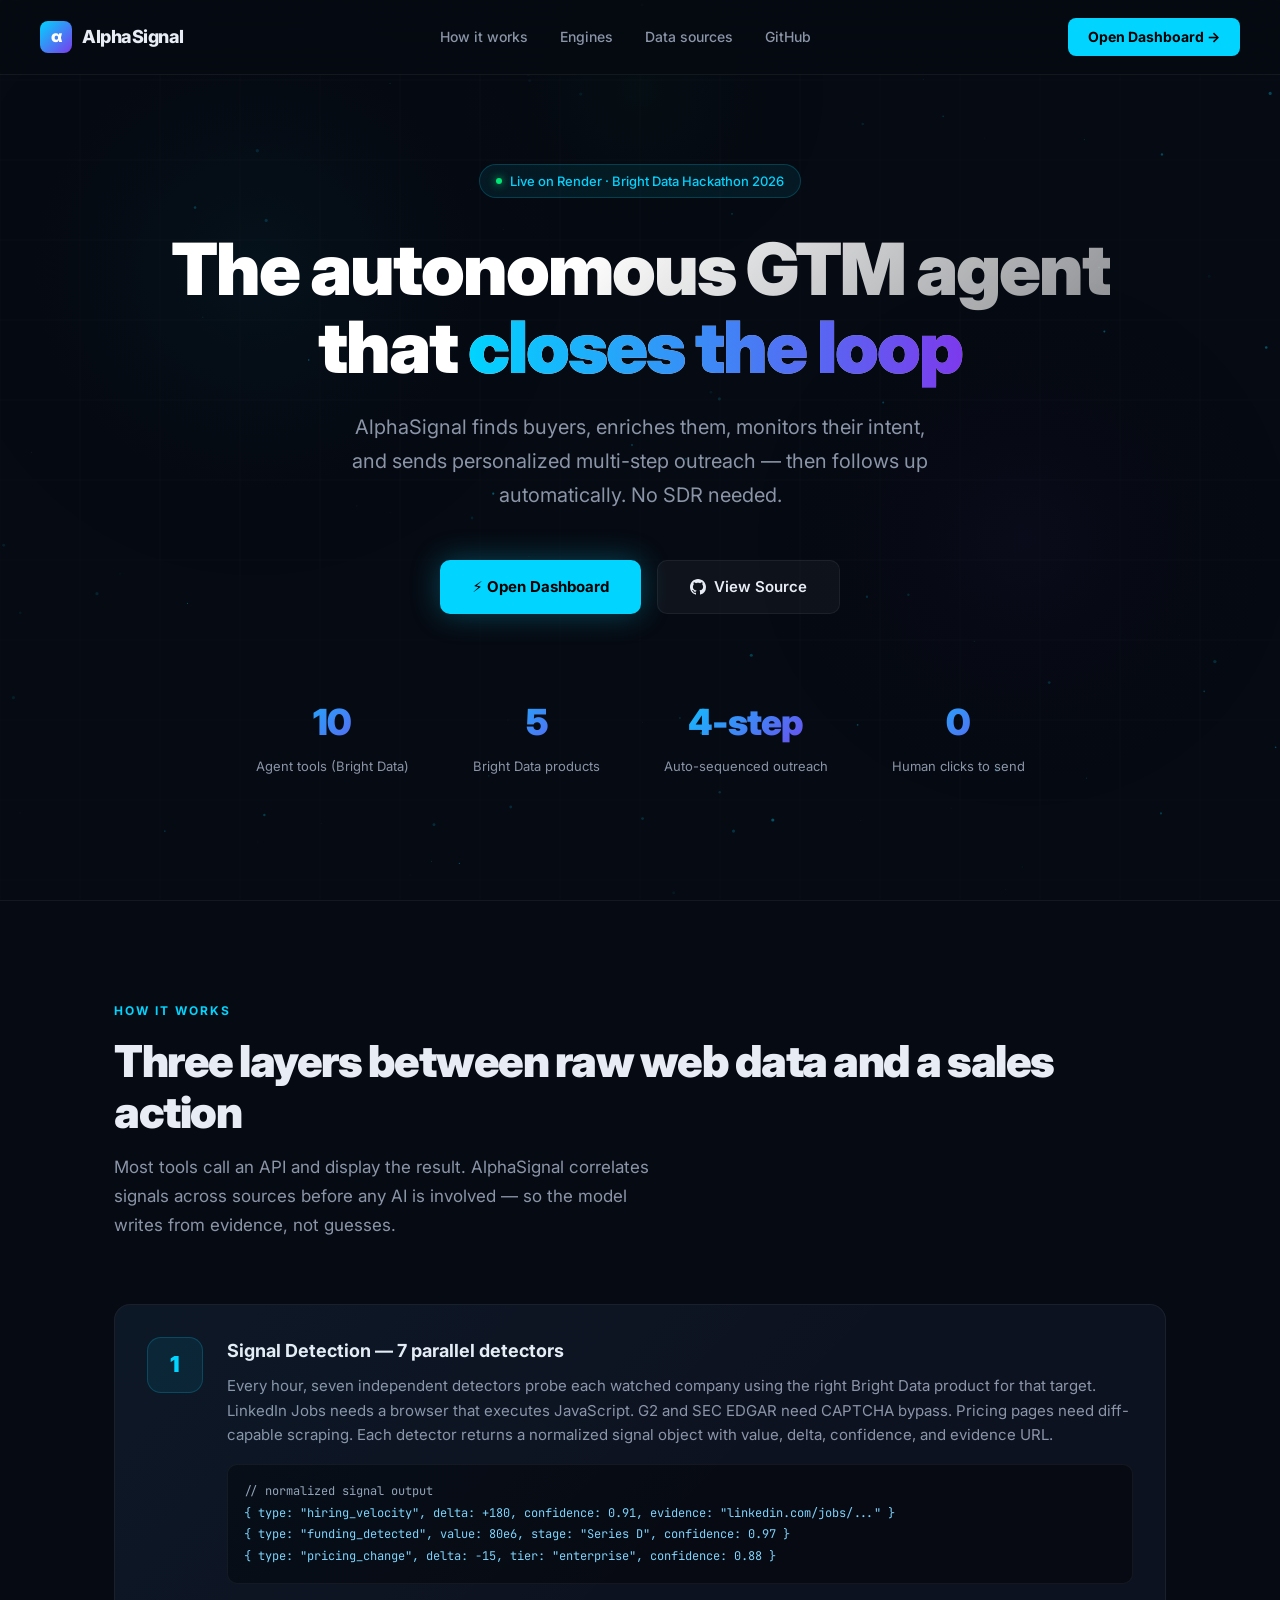
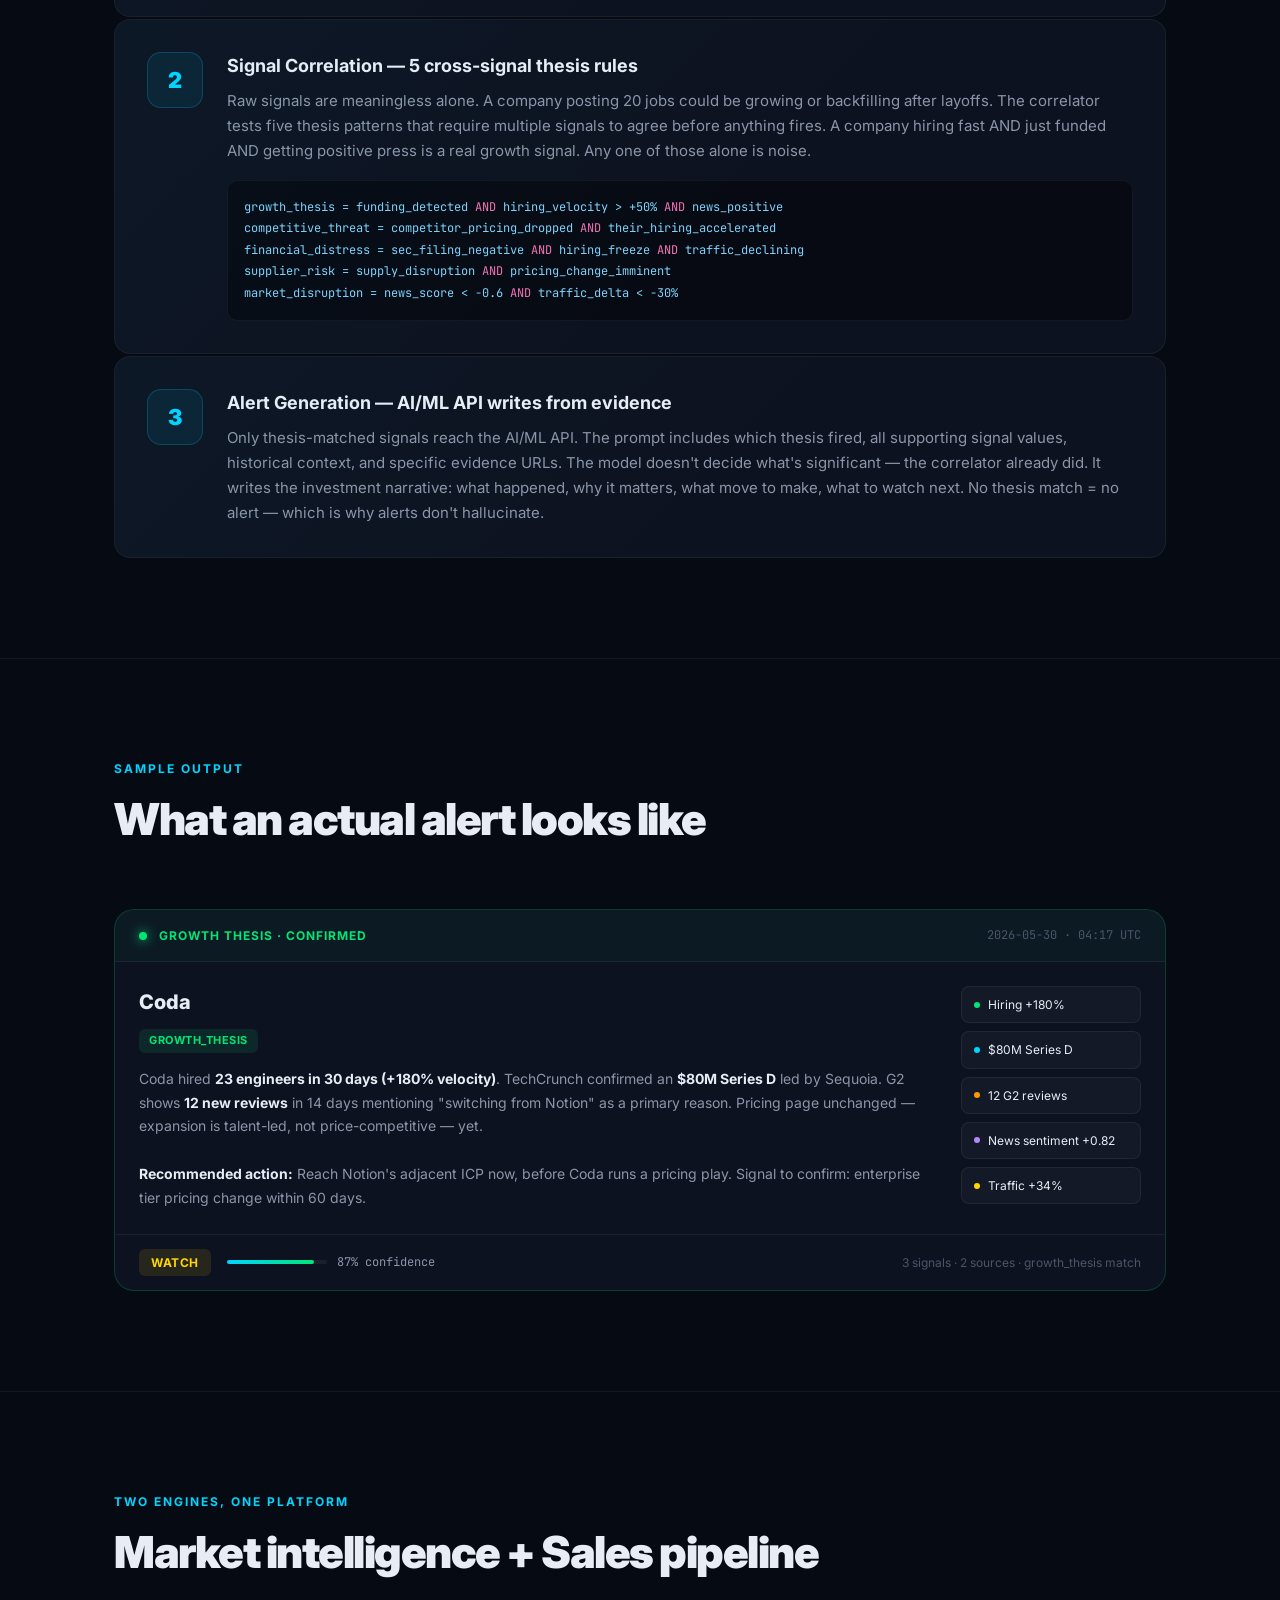
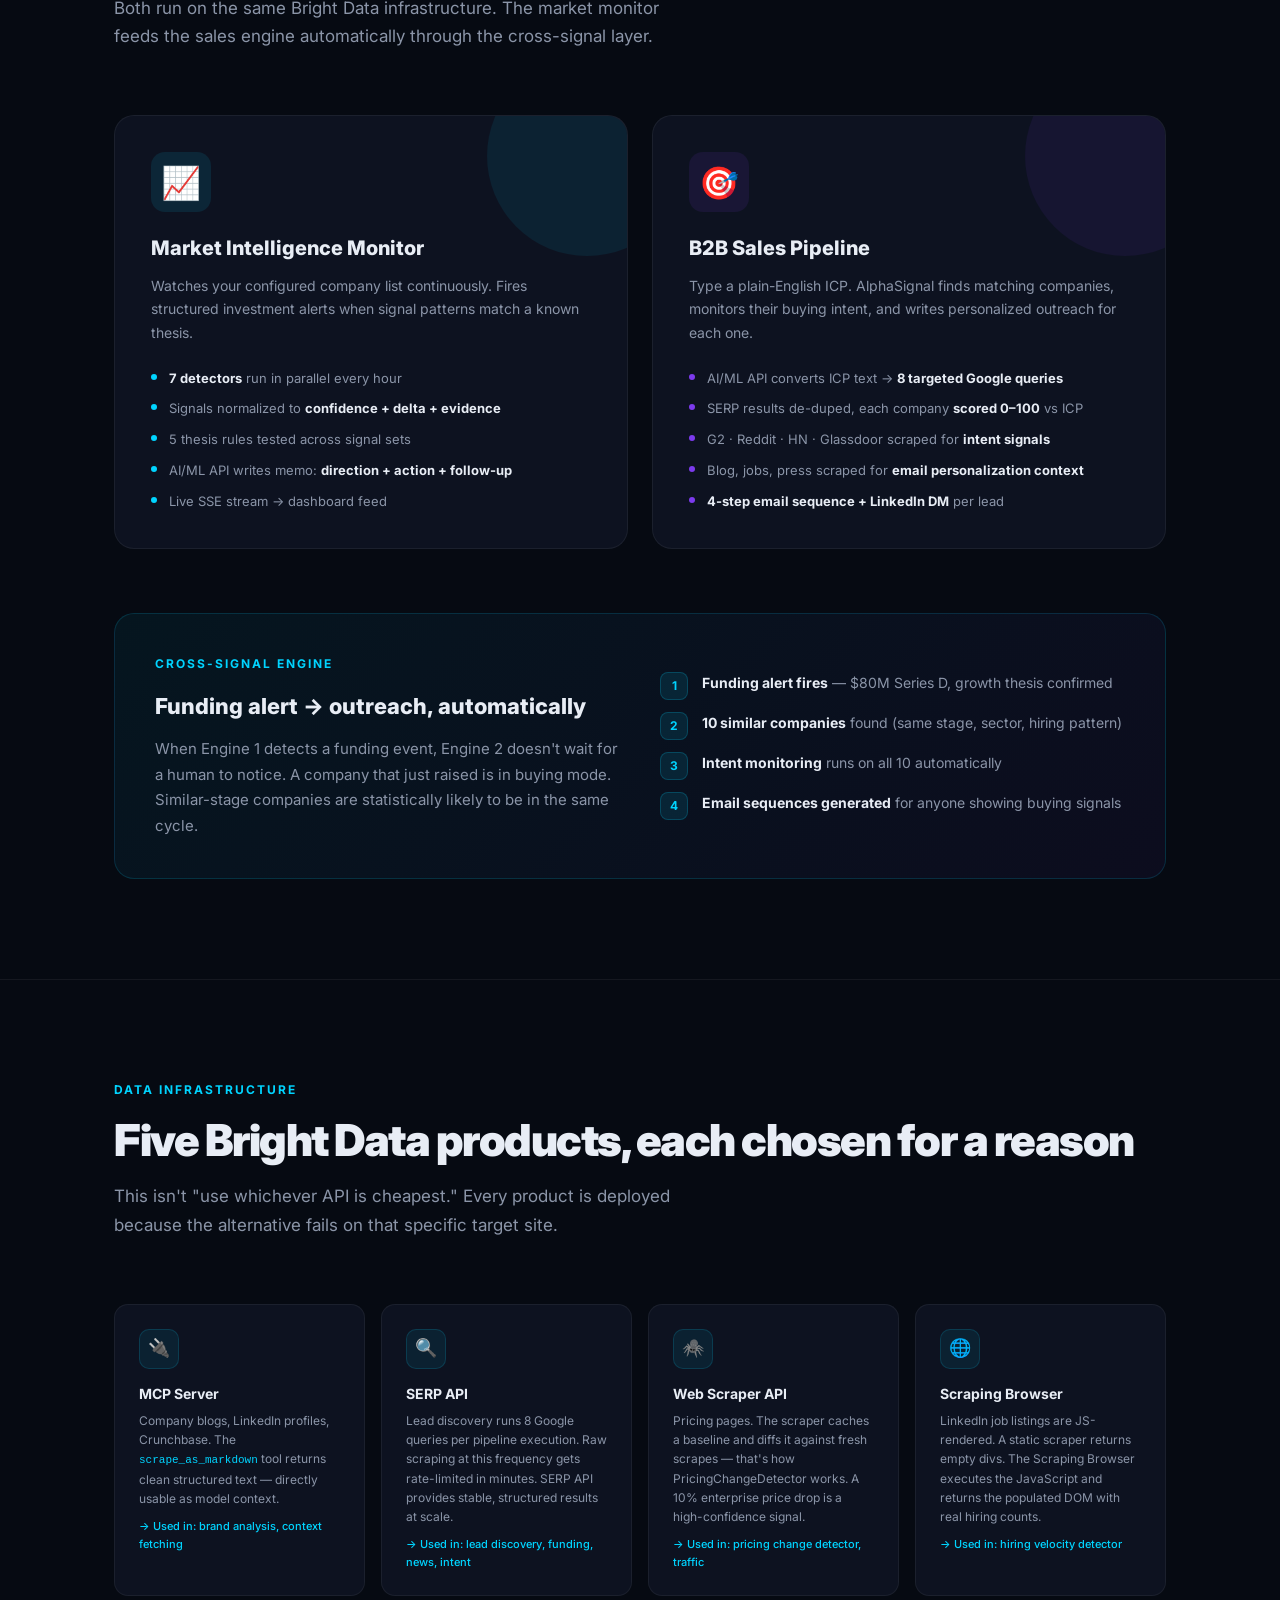
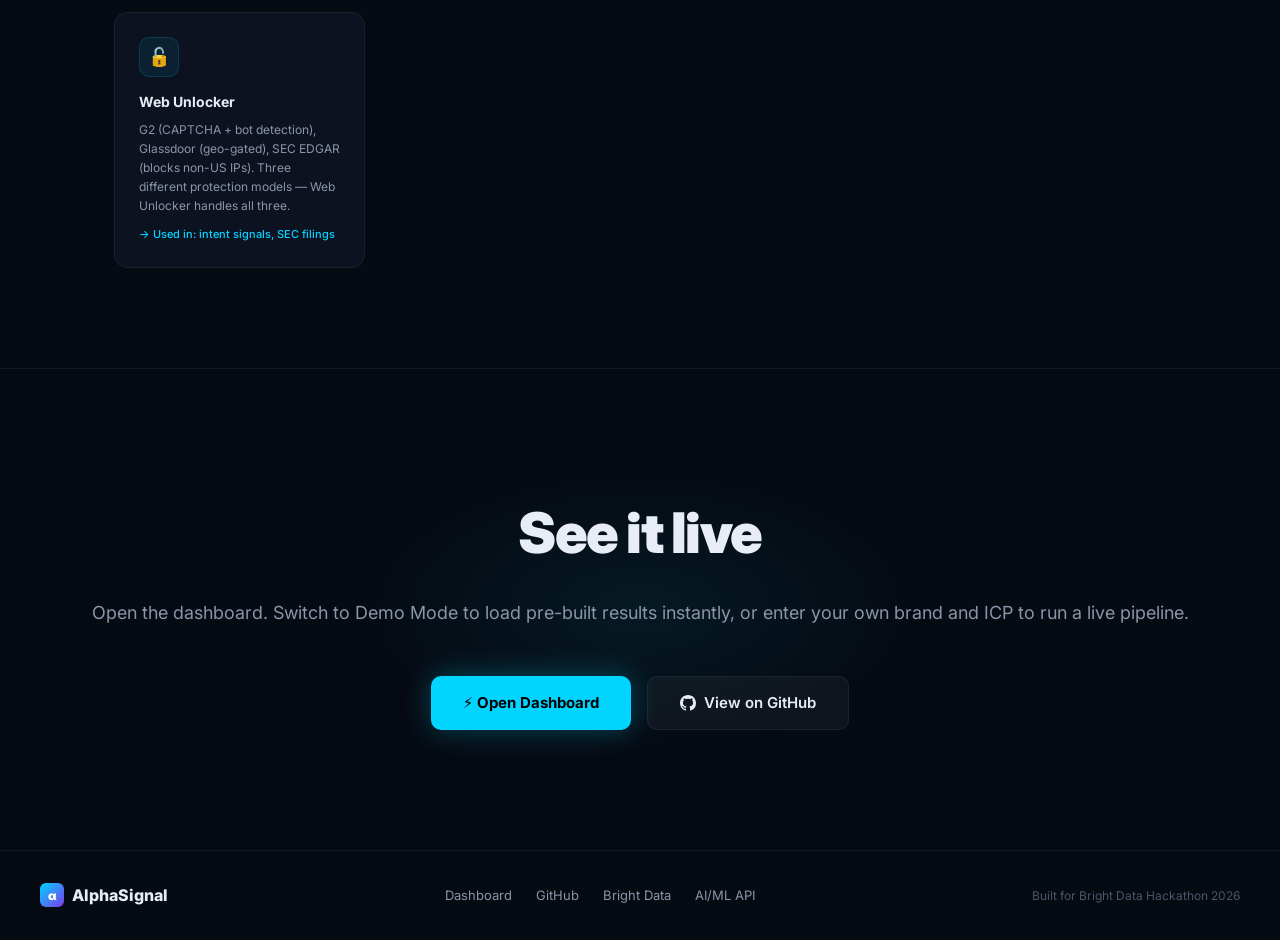
<file: src/dashboard/static/landing.html>
<!DOCTYPE html>
<html lang="en">
<head>
<meta charset="UTF-8"/>
<meta name="viewport" content="width=device-width, initial-scale=1.0"/>
<title>AlphaSignal — Autonomous Market Intelligence</title>
<meta name="description" content="AlphaSignal watches competitors, detects buying signals across 7 data streams, and generates personalized outreach — autonomously."/>
<link rel="preconnect" href="https://fonts.googleapis.com"/>
<link rel="preconnect" href="https://fonts.gstatic.com" crossorigin/>
<link href="https://fonts.googleapis.com/css2?family=Inter:wght@300;400;500;600;700;800;900&family=JetBrains+Mono:wght@400;500&display=swap" rel="stylesheet"/>
<style>
:root {
  --bg:        #060a12;
  --bg-card:   #0d1220;
  --bg-card2:  #111827;
  --border:    rgba(255,255,255,0.06);
  --accent:    #00d4ff;
  --accent2:   #7c3aed;
  --green:     #00e676;
  --orange:    #ff9800;
  --red:       #ff4d6d;
  --yellow:    #ffd600;
  --text:      #e8edf5;
  --muted:     #8b95a8;
  --dimmer:    #4a5568;
  --sans:      'Inter', system-ui, sans-serif;
  --mono:      'JetBrains Mono', monospace;
}
*, *::before, *::after { box-sizing: border-box; margin: 0; padding: 0; }
html { scroll-behavior: smooth; }
body {
  background: var(--bg);
  color: var(--text);
  font-family: var(--sans);
  line-height: 1.6;
  overflow-x: hidden;
}
a { color: inherit; text-decoration: none; }

/* ── Canvas background ─────────────────────────────────────────────────────── */
#bg-canvas {
  position: fixed; inset: 0; z-index: 0; pointer-events: none;
}

/* ── Layout ────────────────────────────────────────────────────────────────── */
.container { max-width: 1100px; margin: 0 auto; padding: 0 24px; position: relative; z-index: 1; }

/* ── Nav ───────────────────────────────────────────────────────────────────── */
nav {
  position: fixed; top: 0; left: 0; right: 0; z-index: 100;
  padding: 18px 40px;
  display: flex; align-items: center; justify-content: space-between;
  background: rgba(6,10,18,0.7);
  backdrop-filter: blur(20px);
  border-bottom: 1px solid var(--border);
}
.nav-logo {
  display: flex; align-items: center; gap: 10px;
  font-weight: 800; font-size: 18px; letter-spacing: -0.5px;
}
.nav-logo-mark {
  width: 32px; height: 32px; border-radius: 8px;
  background: linear-gradient(135deg, var(--accent), var(--accent2));
  display: flex; align-items: center; justify-content: center;
  font-weight: 900; font-size: 16px; color: #fff;
}
.nav-links { display: flex; gap: 32px; align-items: center; }
.nav-links a { color: var(--muted); font-size: 14px; font-weight: 500; transition: color .2s; }
.nav-links a:hover { color: var(--text); }
.nav-cta {
  background: var(--accent); color: #000; font-weight: 700;
  padding: 8px 20px; border-radius: 8px; font-size: 14px;
  transition: opacity .2s;
}
.nav-cta:hover { opacity: .85; }

/* ── Hero ──────────────────────────────────────────────────────────────────── */
.hero {
  min-height: 100vh;
  display: flex; flex-direction: column; align-items: center;
  justify-content: center; text-align: center;
  padding: 120px 24px 80px;
  position: relative; z-index: 1;
}
.hero-badge {
  display: inline-flex; align-items: center; gap: 8px;
  background: rgba(0,212,255,0.08);
  border: 1px solid rgba(0,212,255,0.2);
  border-radius: 100px; padding: 6px 16px;
  font-size: 13px; font-weight: 500; color: var(--accent);
  margin-bottom: 32px;
}
.hero-badge-dot {
  width: 6px; height: 6px; border-radius: 50%; background: var(--green);
  box-shadow: 0 0 8px var(--green);
  animation: pulse-dot 2s ease-in-out infinite;
}
@keyframes pulse-dot {
  0%, 100% { opacity: 1; transform: scale(1); }
  50%       { opacity: .6; transform: scale(1.4); }
}
.hero h1 {
  font-size: clamp(40px, 6vw, 72px);
  font-weight: 900;
  letter-spacing: -2px;
  line-height: 1.08;
  margin-bottom: 24px;
  background: linear-gradient(135deg, #fff 40%, rgba(255,255,255,0.5));
  -webkit-background-clip: text; -webkit-text-fill-color: transparent;
  background-clip: text;
}
.hero h1 span {
  background: linear-gradient(90deg, var(--accent), var(--accent2));
  -webkit-background-clip: text; -webkit-text-fill-color: transparent;
  background-clip: text;
}
.hero-sub {
  font-size: clamp(16px, 2vw, 20px); color: var(--muted);
  max-width: 600px; margin: 0 auto 48px;
  font-weight: 400; line-height: 1.7;
}
.hero-actions { display: flex; gap: 16px; justify-content: center; flex-wrap: wrap; }
.btn-primary {
  background: var(--accent); color: #000; font-weight: 700;
  padding: 14px 32px; border-radius: 10px; font-size: 15px;
  display: flex; align-items: center; gap: 8px;
  transition: transform .2s, box-shadow .2s;
  box-shadow: 0 0 30px rgba(0,212,255,0.3);
}
.btn-primary:hover { transform: translateY(-2px); box-shadow: 0 0 50px rgba(0,212,255,0.4); }
.btn-secondary {
  background: rgba(255,255,255,0.04);
  border: 1px solid var(--border);
  color: var(--text); font-weight: 600;
  padding: 14px 32px; border-radius: 10px; font-size: 15px;
  display: flex; align-items: center; gap: 8px;
  transition: background .2s, border-color .2s;
}
.btn-secondary:hover { background: rgba(255,255,255,0.08); border-color: rgba(255,255,255,0.12); }

/* ── Stats bar ─────────────────────────────────────────────────────────────── */
.stats-bar {
  display: flex; justify-content: center; gap: 64px;
  margin-top: 80px; flex-wrap: wrap; position: relative; z-index: 1;
}
.stat { text-align: center; }
.stat-val {
  font-size: 36px; font-weight: 900; letter-spacing: -1px;
  background: linear-gradient(135deg, var(--accent), var(--accent2));
  -webkit-background-clip: text; -webkit-text-fill-color: transparent;
  background-clip: text;
}
.stat-label { font-size: 13px; color: var(--muted); margin-top: 4px; }

/* ── Section ───────────────────────────────────────────────────────────────── */
section { padding: 100px 0; position: relative; z-index: 1; }
.section-label {
  font-size: 12px; font-weight: 700; letter-spacing: 2px;
  color: var(--accent); text-transform: uppercase; margin-bottom: 16px;
}
.section-title {
  font-size: clamp(28px, 4vw, 44px); font-weight: 900;
  letter-spacing: -1.5px; line-height: 1.15; margin-bottom: 16px;
}
.section-sub { font-size: 17px; color: var(--muted); max-width: 560px; line-height: 1.7; }

/* ── How it works ──────────────────────────────────────────────────────────── */
.layers { display: flex; flex-direction: column; gap: 2px; margin-top: 64px; }
.layer {
  display: grid; grid-template-columns: 56px 1fr; gap: 24px; align-items: start;
  padding: 32px; border-radius: 16px;
  border: 1px solid var(--border);
  background: var(--bg-card);
  transition: border-color .3s, background .3s;
  position: relative; overflow: hidden;
}
.layer::before {
  content: ''; position: absolute; inset: 0;
  background: linear-gradient(135deg, rgba(0,212,255,0.03) 0%, transparent 60%);
  pointer-events: none;
}
.layer:hover { border-color: rgba(0,212,255,0.2); background: #111d2e; }
.layer-num {
  width: 56px; height: 56px; border-radius: 14px;
  background: rgba(0,212,255,0.08); border: 1px solid rgba(0,212,255,0.2);
  display: flex; align-items: center; justify-content: center;
  font-size: 22px; font-weight: 900; color: var(--accent); flex-shrink: 0;
}
.layer-title { font-size: 18px; font-weight: 700; margin-bottom: 8px; }
.layer-desc { font-size: 15px; color: var(--muted); line-height: 1.65; }
.layer-code {
  margin-top: 16px; padding: 16px;
  background: rgba(0,0,0,0.4); border-radius: 10px;
  border: 1px solid rgba(255,255,255,0.05);
  font-family: var(--mono); font-size: 12px; color: #7dd3fc;
  line-height: 1.8;
}

/* ── Engines ───────────────────────────────────────────────────────────────── */
.engines-grid { display: grid; grid-template-columns: 1fr 1fr; gap: 24px; margin-top: 64px; }
@media (max-width: 720px) { .engines-grid { grid-template-columns: 1fr; } }
.engine-card {
  padding: 36px; border-radius: 20px; border: 1px solid var(--border);
  background: var(--bg-card); position: relative; overflow: hidden;
}
.engine-card::after {
  content: ''; position: absolute; top: -60px; right: -60px;
  width: 200px; height: 200px; border-radius: 50%;
  pointer-events: none; opacity: .08;
}
.engine-card.monitor::after { background: var(--accent); }
.engine-card.sales::after   { background: var(--accent2); }
.engine-icon {
  font-size: 32px; margin-bottom: 20px;
  width: 60px; height: 60px; border-radius: 14px;
  display: flex; align-items: center; justify-content: center;
}
.engine-card.monitor .engine-icon { background: rgba(0,212,255,0.1); }
.engine-card.sales   .engine-icon { background: rgba(124,58,237,0.1); }
.engine-title { font-size: 20px; font-weight: 800; margin-bottom: 10px; }
.engine-sub { font-size: 14px; color: var(--muted); line-height: 1.65; margin-bottom: 24px; }
.engine-steps { display: flex; flex-direction: column; gap: 10px; }
.engine-step {
  display: flex; align-items: flex-start; gap: 12px;
  font-size: 13px; color: var(--muted);
}
.engine-step-dot {
  width: 6px; height: 6px; border-radius: 50%; margin-top: 6px; flex-shrink: 0;
}
.monitor .engine-step-dot { background: var(--accent); }
.sales   .engine-step-dot { background: var(--accent2); }
.engine-step strong { color: var(--text); }

/* ── Alert card mockup ─────────────────────────────────────────────────────── */
.alert-demo {
  margin-top: 64px;
  background: var(--bg-card); border: 1px solid rgba(0,230,118,0.2);
  border-radius: 20px; overflow: hidden;
}
.alert-demo-header {
  padding: 16px 24px;
  display: flex; align-items: center; gap: 12px;
  border-bottom: 1px solid var(--border);
  background: rgba(0,230,118,0.04);
}
.alert-demo-dot {
  width: 8px; height: 8px; border-radius: 50%; background: var(--green);
  box-shadow: 0 0 12px var(--green); animation: pulse-dot 2s infinite;
}
.alert-demo-label { font-size: 12px; font-weight: 700; color: var(--green); letter-spacing: 1px; }
.alert-demo-ts { font-size: 12px; color: var(--dimmer); margin-left: auto; font-family: var(--mono); }
.alert-demo-body { padding: 24px; display: grid; grid-template-columns: 1fr auto; gap: 24px; }
@media (max-width: 600px) { .alert-demo-body { grid-template-columns: 1fr; } }
.alert-demo-company { font-size: 20px; font-weight: 800; margin-bottom: 8px; }
.alert-demo-thesis {
  display: inline-block; padding: 3px 10px; border-radius: 6px; font-size: 11px;
  font-weight: 700; letter-spacing: .5px; text-transform: uppercase;
  background: rgba(0,230,118,0.1); color: var(--green); margin-bottom: 14px;
}
.alert-demo-text { font-size: 14px; color: var(--muted); line-height: 1.7; }
.alert-demo-text strong { color: var(--text); }
.alert-demo-signals { display: flex; flex-direction: column; gap: 8px; min-width: 180px; }
.signal-pill {
  display: flex; align-items: center; gap: 8px;
  padding: 8px 12px; border-radius: 8px; font-size: 12px;
  background: rgba(255,255,255,0.03); border: 1px solid var(--border);
}
.signal-pill-dot { width: 6px; height: 6px; border-radius: 50%; flex-shrink: 0; }
.alert-demo-footer {
  padding: 14px 24px; border-top: 1px solid var(--border);
  display: flex; align-items: center; gap: 16px; flex-wrap: wrap;
}
.direction-badge {
  padding: 4px 12px; border-radius: 6px; font-size: 12px; font-weight: 700;
  letter-spacing: .5px;
}
.direction-watch { background: rgba(255,214,0,0.1); color: var(--yellow); }
.conf-bar-wrap { display: flex; align-items: center; gap: 10px; }
.conf-bar-track { width: 100px; height: 4px; background: rgba(255,255,255,0.06); border-radius: 4px; }
.conf-bar-fill  { height: 100%; border-radius: 4px; background: linear-gradient(90deg, var(--accent), var(--green)); }
.conf-label { font-size: 12px; color: var(--muted); font-family: var(--mono); }

/* ── BD Products ───────────────────────────────────────────────────────────── */
.bd-grid { display: grid; grid-template-columns: repeat(auto-fit, minmax(200px, 1fr)); gap: 16px; margin-top: 64px; }
.bd-card {
  padding: 24px; border-radius: 14px; border: 1px solid var(--border);
  background: var(--bg-card);
  transition: border-color .3s, transform .2s;
}
.bd-card:hover { border-color: rgba(0,212,255,0.25); transform: translateY(-2px); }
.bd-card-icon {
  width: 40px; height: 40px; border-radius: 10px;
  background: rgba(0,212,255,0.08); border: 1px solid rgba(0,212,255,0.15);
  display: flex; align-items: center; justify-content: center;
  font-size: 18px; margin-bottom: 14px;
}
.bd-card-name { font-size: 14px; font-weight: 700; margin-bottom: 6px; }
.bd-card-desc { font-size: 12px; color: var(--muted); line-height: 1.6; }
.bd-card-why  { font-size: 11px; color: var(--accent); margin-top: 10px; font-weight: 500; }

/* ── Flow diagram ──────────────────────────────────────────────────────────── */
.flow { margin-top: 64px; }
.flow-row {
  display: flex; align-items: stretch; gap: 0;
  margin-bottom: 2px;
}
.flow-node {
  flex: 1; padding: 20px 16px; border-radius: 12px;
  border: 1px solid var(--border); background: var(--bg-card);
  text-align: center; font-size: 13px; font-weight: 600;
  position: relative;
}
.flow-node.accent   { border-color: rgba(0,212,255,0.3); background: rgba(0,212,255,0.06); color: var(--accent); }
.flow-node.purple   { border-color: rgba(124,58,237,0.3); background: rgba(124,58,237,0.06); color: #c4b5fd; }
.flow-node.green    { border-color: rgba(0,230,118,0.3); background: rgba(0,230,118,0.06); color: var(--green); }
.flow-node.orange   { border-color: rgba(255,152,0,0.3); background: rgba(255,152,0,0.06); color: var(--orange); }
.flow-arrow {
  width: 40px; display: flex; align-items: center; justify-content: center;
  color: var(--dimmer); font-size: 18px; flex-shrink: 0;
}
.flow-down {
  display: flex; justify-content: center; margin: 4px 0;
  color: var(--dimmer); font-size: 18px;
}
.flow-label { font-size: 10px; color: var(--dimmer); margin-top: 4px; font-family: var(--mono); }

/* ── Cross-signal ──────────────────────────────────────────────────────────── */
.cross-card {
  margin-top: 64px; padding: 40px; border-radius: 20px;
  background: linear-gradient(135deg, rgba(0,212,255,0.06), rgba(124,58,237,0.06));
  border: 1px solid rgba(0,212,255,0.15);
  display: grid; grid-template-columns: 1fr 1fr; gap: 40px; align-items: center;
}
@media (max-width: 720px) { .cross-card { grid-template-columns: 1fr; } }
.cross-title { font-size: 22px; font-weight: 800; margin-bottom: 12px; }
.cross-desc { font-size: 15px; color: var(--muted); line-height: 1.7; }
.cross-steps { display: flex; flex-direction: column; gap: 12px; }
.cross-step { display: flex; align-items: flex-start; gap: 14px; }
.cross-step-num {
  width: 28px; height: 28px; border-radius: 8px; flex-shrink: 0;
  background: rgba(0,212,255,0.1); border: 1px solid rgba(0,212,255,0.2);
  display: flex; align-items: center; justify-content: center;
  font-size: 12px; font-weight: 700; color: var(--accent);
}
.cross-step-text { font-size: 14px; color: var(--muted); line-height: 1.6; }
.cross-step-text strong { color: var(--text); }

/* ── CTA ───────────────────────────────────────────────────────────────────── */
.cta-section {
  text-align: center; padding: 120px 24px;
  position: relative; z-index: 1;
}
.cta-glow {
  position: absolute; top: 50%; left: 50%; transform: translate(-50%,-50%);
  width: 600px; height: 300px; border-radius: 50%;
  background: radial-gradient(ellipse, rgba(0,212,255,0.08) 0%, transparent 70%);
  pointer-events: none;
}
.cta-title {
  font-size: clamp(32px, 5vw, 56px); font-weight: 900; letter-spacing: -1.5px;
  margin-bottom: 20px; position: relative;
}
.cta-sub { font-size: 18px; color: var(--muted); margin-bottom: 48px; position: relative; }
.cta-actions { display: flex; gap: 16px; justify-content: center; flex-wrap: wrap; position: relative; }

/* ── Footer ────────────────────────────────────────────────────────────────── */
footer {
  border-top: 1px solid var(--border);
  padding: 32px 40px;
  display: flex; align-items: center; justify-content: space-between; flex-wrap: wrap; gap: 16px;
  position: relative; z-index: 1;
}
.footer-logo { font-weight: 800; font-size: 16px; display: flex; align-items: center; gap: 8px; }
.footer-mark {
  width: 24px; height: 24px; border-radius: 6px;
  background: linear-gradient(135deg, var(--accent), var(--accent2));
  display: flex; align-items: center; justify-content: center;
  font-size: 12px; color: #fff; font-weight: 900;
}
.footer-links { display: flex; gap: 24px; }
.footer-links a { font-size: 13px; color: var(--muted); transition: color .2s; }
.footer-links a:hover { color: var(--text); }
.footer-copy { font-size: 12px; color: var(--dimmer); }

/* ── Divider ───────────────────────────────────────────────────────────────── */
.divider {
  border: none; border-top: 1px solid var(--border); margin: 0;
}

/* ── Scroll reveal ─────────────────────────────────────────────────────────── */
.reveal { opacity: 0; transform: translateY(24px); transition: opacity .6s ease, transform .6s ease; }
.reveal.visible { opacity: 1; transform: none; }
</style>
</head>
<body>

<canvas id="bg-canvas"></canvas>

<!-- ── NAV ──────────────────────────────────────────────────────────────────── -->
<nav>
  <div class="nav-logo">
    <div class="nav-logo-mark">α</div>
    AlphaSignal
  </div>
  <div class="nav-links">
    <a href="#how">How it works</a>
    <a href="#engines">Engines</a>
    <a href="#data">Data sources</a>
    <a href="https://github.com/RagavRida/alphasignal" target="_blank">GitHub</a>
  </div>
  <a href="/app" class="nav-cta">Open Dashboard →</a>
</nav>

<!-- ── HERO ─────────────────────────────────────────────────────────────────── -->
<div class="hero">
  <div class="hero-badge">
    <span class="hero-badge-dot"></span>
    Live on Render · Bright Data Hackathon 2026
  </div>
  <h1>The autonomous GTM agent<br/>that <span>closes the loop</span></h1>
  <p class="hero-sub">AlphaSignal finds buyers, enriches them, monitors their intent, and sends personalized multi-step outreach — then follows up automatically. No SDR needed.</p>
  <div class="hero-actions">
    <a href="/app" class="btn-primary">⚡ Open Dashboard</a>
    <a href="https://github.com/RagavRida/alphasignal" target="_blank" class="btn-secondary">
      <svg width="16" height="16" viewBox="0 0 24 24" fill="currentColor"><path d="M12 0C5.37 0 0 5.37 0 12c0 5.31 3.435 9.795 8.205 11.385.6.105.825-.255.825-.57 0-.285-.015-1.23-.015-2.235-3.015.555-3.795-.735-4.035-1.41-.135-.345-.72-1.41-1.23-1.695-.42-.225-1.02-.78-.015-.795.945-.015 1.62.87 1.845 1.23 1.08 1.815 2.805 1.305 3.495.99.105-.78.42-1.305.765-1.605-2.67-.3-5.46-1.335-5.46-5.925 0-1.305.465-2.385 1.23-3.225-.12-.3-.54-1.53.12-3.18 0 0 1.005-.315 3.3 1.23.96-.27 1.98-.405 3-.405s2.04.135 3 .405c2.295-1.56 3.3-1.23 3.3-1.23.66 1.65.24 2.88.12 3.18.765.84 1.23 1.905 1.23 3.225 0 4.605-2.805 5.625-5.475 5.925.435.375.81 1.095.81 2.22 0 1.605-.015 2.895-.015 3.3 0 .315.225.69.825.57A12.02 12.02 0 0 0 24 12c0-6.63-5.37-12-12-12z"/></svg>
      View Source
    </a>
  </div>

  <div class="stats-bar reveal">
    <div class="stat">
      <div class="stat-val">10</div>
      <div class="stat-label">Agent tools (Bright Data)</div>
    </div>
    <div class="stat">
      <div class="stat-val">5</div>
      <div class="stat-label">Bright Data products</div>
    </div>
    <div class="stat">
      <div class="stat-val">4-step</div>
      <div class="stat-label">Auto-sequenced outreach</div>
    </div>
    <div class="stat">
      <div class="stat-val">0</div>
      <div class="stat-label">Human clicks to send</div>
    </div>
  </div>
</div>

<hr class="divider"/>

<!-- ── HOW IT WORKS ──────────────────────────────────────────────────────────── -->
<section id="how">
  <div class="container">
    <div class="reveal">
      <div class="section-label">How it works</div>
      <h2 class="section-title">Three layers between raw web data and a sales action</h2>
      <p class="section-sub">Most tools call an API and display the result. AlphaSignal correlates signals across sources before any AI is involved — so the model writes from evidence, not guesses.</p>
    </div>

    <div class="layers reveal">
      <div class="layer">
        <div class="layer-num">1</div>
        <div>
          <div class="layer-title">Signal Detection — 7 parallel detectors</div>
          <div class="layer-desc">Every hour, seven independent detectors probe each watched company using the right Bright Data product for that target. LinkedIn Jobs needs a browser that executes JavaScript. G2 and SEC EDGAR need CAPTCHA bypass. Pricing pages need diff-capable scraping. Each detector returns a normalized signal object with value, delta, confidence, and evidence URL.</div>
          <div class="layer-code">
            <span style="color:#94a3b8">// normalized signal output</span><br/>
            { type: "hiring_velocity", delta: +180, confidence: 0.91, evidence: "linkedin.com/jobs/..." }<br/>
            { type: "funding_detected", value: 80e6, stage: "Series D", confidence: 0.97 }<br/>
            { type: "pricing_change",  delta: -15, tier: "enterprise", confidence: 0.88 }
          </div>
        </div>
      </div>

      <div class="layer">
        <div class="layer-num">2</div>
        <div>
          <div class="layer-title">Signal Correlation — 5 cross-signal thesis rules</div>
          <div class="layer-desc">Raw signals are meaningless alone. A company posting 20 jobs could be growing or backfilling after layoffs. The correlator tests five thesis patterns that require multiple signals to agree before anything fires. A company hiring fast AND just funded AND getting positive press is a real growth signal. Any one of those alone is noise.</div>
          <div class="layer-code">
            growth_thesis      = funding_detected <span style="color:#f472b6">AND</span> hiring_velocity &gt; +50% <span style="color:#f472b6">AND</span> news_positive<br/>
            competitive_threat = competitor_pricing_dropped <span style="color:#f472b6">AND</span> their_hiring_accelerated<br/>
            financial_distress = sec_filing_negative <span style="color:#f472b6">AND</span> hiring_freeze <span style="color:#f472b6">AND</span> traffic_declining<br/>
            supplier_risk      = supply_disruption <span style="color:#f472b6">AND</span> pricing_change_imminent<br/>
            market_disruption  = news_score &lt; -0.6 <span style="color:#f472b6">AND</span> traffic_delta &lt; -30%
          </div>
        </div>
      </div>

      <div class="layer">
        <div class="layer-num">3</div>
        <div>
          <div class="layer-title">Alert Generation — AI/ML API writes from evidence</div>
          <div class="layer-desc">Only thesis-matched signals reach the AI/ML API. The prompt includes which thesis fired, all supporting signal values, historical context, and specific evidence URLs. The model doesn't decide what's significant — the correlator already did. It writes the investment narrative: what happened, why it matters, what move to make, what to watch next. No thesis match = no alert — which is why alerts don't hallucinate.</div>
        </div>
      </div>
    </div>
  </div>
</section>

<hr class="divider"/>

<!-- ── LIVE ALERT MOCKUP ──────────────────────────────────────────────────────── -->
<section>
  <div class="container">
    <div class="reveal">
      <div class="section-label">Sample output</div>
      <h2 class="section-title">What an actual alert looks like</h2>
    </div>
    <div class="alert-demo reveal">
      <div class="alert-demo-header">
        <div class="alert-demo-dot"></div>
        <div class="alert-demo-label">GROWTH THESIS · CONFIRMED</div>
        <div class="alert-demo-ts">2026-05-30 · 04:17 UTC</div>
      </div>
      <div class="alert-demo-body">
        <div>
          <div class="alert-demo-company">Coda</div>
          <div class="alert-demo-thesis">growth_thesis</div>
          <div class="alert-demo-text">
            Coda hired <strong>23 engineers in 30 days (+180% velocity)</strong>. TechCrunch confirmed an <strong>$80M Series D</strong> led by Sequoia. G2 shows <strong>12 new reviews</strong> in 14 days mentioning "switching from Notion" as a primary reason. Pricing page unchanged — expansion is talent-led, not price-competitive — yet.
            <br/><br/>
            <strong>Recommended action:</strong> Reach Notion's adjacent ICP now, before Coda runs a pricing play. Signal to confirm: enterprise tier pricing change within 60 days.
          </div>
        </div>
        <div class="alert-demo-signals">
          <div class="signal-pill"><div class="signal-pill-dot" style="background:#00e676"></div>Hiring +180%</div>
          <div class="signal-pill"><div class="signal-pill-dot" style="background:#00d4ff"></div>$80M Series D</div>
          <div class="signal-pill"><div class="signal-pill-dot" style="background:#ff9800"></div>12 G2 reviews</div>
          <div class="signal-pill"><div class="signal-pill-dot" style="background:#b388ff"></div>News sentiment +0.82</div>
          <div class="signal-pill"><div class="signal-pill-dot" style="background:#ffd600"></div>Traffic +34%</div>
        </div>
      </div>
      <div class="alert-demo-footer">
        <span class="direction-badge direction-watch">WATCH</span>
        <div class="conf-bar-wrap">
          <div class="conf-bar-track"><div class="conf-bar-fill" style="width:87%"></div></div>
          <span class="conf-label">87% confidence</span>
        </div>
        <span style="font-size:12px;color:var(--dimmer);margin-left:auto">3 signals · 2 sources · growth_thesis match</span>
      </div>
    </div>
  </div>
</section>

<hr class="divider"/>

<!-- ── ENGINES ───────────────────────────────────────────────────────────────── -->
<section id="engines">
  <div class="container">
    <div class="reveal">
      <div class="section-label">Two engines, one platform</div>
      <h2 class="section-title">Market intelligence + Sales pipeline</h2>
      <p class="section-sub">Both run on the same Bright Data infrastructure. The market monitor feeds the sales engine automatically through the cross-signal layer.</p>
    </div>
    <div class="engines-grid">
      <div class="engine-card monitor reveal">
        <div class="engine-icon">📈</div>
        <div class="engine-title">Market Intelligence Monitor</div>
        <div class="engine-sub">Watches your configured company list continuously. Fires structured investment alerts when signal patterns match a known thesis.</div>
        <div class="engine-steps">
          <div class="engine-step monitor"><div class="engine-step-dot"></div><div><strong>7 detectors</strong> run in parallel every hour</div></div>
          <div class="engine-step monitor"><div class="engine-step-dot"></div><div>Signals normalized to <strong>confidence + delta + evidence</strong></div></div>
          <div class="engine-step monitor"><div class="engine-step-dot"></div><div>5 thesis rules tested across signal sets</div></div>
          <div class="engine-step monitor"><div class="engine-step-dot"></div><div>AI/ML API writes memo: <strong>direction + action + follow-up</strong></div></div>
          <div class="engine-step monitor"><div class="engine-step-dot"></div><div>Live SSE stream → dashboard feed</div></div>
        </div>
      </div>
      <div class="engine-card sales reveal">
        <div class="engine-icon">🎯</div>
        <div class="engine-title">B2B Sales Pipeline</div>
        <div class="engine-sub">Type a plain-English ICP. AlphaSignal finds matching companies, monitors their buying intent, and writes personalized outreach for each one.</div>
        <div class="engine-steps">
          <div class="engine-step sales"><div class="engine-step-dot"></div><div>AI/ML API converts ICP text → <strong>8 targeted Google queries</strong></div></div>
          <div class="engine-step sales"><div class="engine-step-dot"></div><div>SERP results de-duped, each company <strong>scored 0–100</strong> vs ICP</div></div>
          <div class="engine-step sales"><div class="engine-step-dot"></div><div>G2 · Reddit · HN · Glassdoor scraped for <strong>intent signals</strong></div></div>
          <div class="engine-step sales"><div class="engine-step-dot"></div><div>Blog, jobs, press scraped for <strong>email personalization context</strong></div></div>
          <div class="engine-step sales"><div class="engine-step-dot"></div><div><strong>4-step email sequence + LinkedIn DM</strong> per lead</div></div>
        </div>
      </div>
    </div>

    <!-- Cross-signal -->
    <div class="cross-card reveal">
      <div>
        <div class="section-label">Cross-Signal Engine</div>
        <div class="cross-title">Funding alert → outreach, automatically</div>
        <div class="cross-desc">When Engine 1 detects a funding event, Engine 2 doesn't wait for a human to notice. A company that just raised is in buying mode. Similar-stage companies are statistically likely to be in the same cycle.</div>
      </div>
      <div class="cross-steps">
        <div class="cross-step">
          <div class="cross-step-num">1</div>
          <div class="cross-step-text"><strong>Funding alert fires</strong> — $80M Series D, growth thesis confirmed</div>
        </div>
        <div class="cross-step">
          <div class="cross-step-num">2</div>
          <div class="cross-step-text"><strong>10 similar companies</strong> found (same stage, sector, hiring pattern)</div>
        </div>
        <div class="cross-step">
          <div class="cross-step-num">3</div>
          <div class="cross-step-text"><strong>Intent monitoring</strong> runs on all 10 automatically</div>
        </div>
        <div class="cross-step">
          <div class="cross-step-num">4</div>
          <div class="cross-step-text"><strong>Email sequences generated</strong> for anyone showing buying signals</div>
        </div>
      </div>
    </div>
  </div>
</section>

<hr class="divider"/>

<!-- ── BRIGHT DATA ────────────────────────────────────────────────────────────── -->
<section id="data">
  <div class="container">
    <div class="reveal">
      <div class="section-label">Data infrastructure</div>
      <h2 class="section-title">Five Bright Data products, each chosen for a reason</h2>
      <p class="section-sub">This isn't "use whichever API is cheapest." Every product is deployed because the alternative fails on that specific target site.</p>
    </div>
    <div class="bd-grid">
      <div class="bd-card reveal">
        <div class="bd-card-icon">🔌</div>
        <div class="bd-card-name">MCP Server</div>
        <div class="bd-card-desc">Company blogs, LinkedIn profiles, Crunchbase. The <code style="font-size:11px;color:var(--accent)">scrape_as_markdown</code> tool returns clean structured text — directly usable as model context.</div>
        <div class="bd-card-why">→ Used in: brand analysis, context fetching</div>
      </div>
      <div class="bd-card reveal">
        <div class="bd-card-icon">🔍</div>
        <div class="bd-card-name">SERP API</div>
        <div class="bd-card-desc">Lead discovery runs 8 Google queries per pipeline execution. Raw scraping at this frequency gets rate-limited in minutes. SERP API provides stable, structured results at scale.</div>
        <div class="bd-card-why">→ Used in: lead discovery, funding, news, intent</div>
      </div>
      <div class="bd-card reveal">
        <div class="bd-card-icon">🕷️</div>
        <div class="bd-card-name">Web Scraper API</div>
        <div class="bd-card-desc">Pricing pages. The scraper caches a baseline and diffs it against fresh scrapes — that's how PricingChangeDetector works. A 10% enterprise price drop is a high-confidence signal.</div>
        <div class="bd-card-why">→ Used in: pricing change detector, traffic</div>
      </div>
      <div class="bd-card reveal">
        <div class="bd-card-icon">🌐</div>
        <div class="bd-card-name">Scraping Browser</div>
        <div class="bd-card-desc">LinkedIn job listings are JS-rendered. A static scraper returns empty divs. The Scraping Browser executes the JavaScript and returns the populated DOM with real hiring counts.</div>
        <div class="bd-card-why">→ Used in: hiring velocity detector</div>
      </div>
      <div class="bd-card reveal">
        <div class="bd-card-icon">🔓</div>
        <div class="bd-card-name">Web Unlocker</div>
        <div class="bd-card-desc">G2 (CAPTCHA + bot detection), Glassdoor (geo-gated), SEC EDGAR (blocks non-US IPs). Three different protection models — Web Unlocker handles all three.</div>
        <div class="bd-card-why">→ Used in: intent signals, SEC filings</div>
      </div>
    </div>
  </div>
</section>

<hr class="divider"/>

<!-- ── CTA ───────────────────────────────────────────────────────────────────── -->
<div class="cta-section">
  <div class="cta-glow"></div>
  <h2 class="cta-title">See it live</h2>
  <p class="cta-sub">Open the dashboard. Switch to Demo Mode to load pre-built results instantly, or enter your own brand and ICP to run a live pipeline.</p>
  <div class="cta-actions">
    <a href="/app" class="btn-primary">⚡ Open Dashboard</a>
    <a href="https://github.com/RagavRida/alphasignal" target="_blank" class="btn-secondary">
      <svg width="16" height="16" viewBox="0 0 24 24" fill="currentColor"><path d="M12 0C5.37 0 0 5.37 0 12c0 5.31 3.435 9.795 8.205 11.385.6.105.825-.255.825-.57 0-.285-.015-1.23-.015-2.235-3.015.555-3.795-.735-4.035-1.41-.135-.345-.72-1.41-1.23-1.695-.42-.225-1.02-.78-.015-.795.945-.015 1.62.87 1.845 1.23 1.08 1.815 2.805 1.305 3.495.99.105-.78.42-1.305.765-1.605-2.67-.3-5.46-1.335-5.46-5.925 0-1.305.465-2.385 1.23-3.225-.12-.3-.54-1.53.12-3.18 0 0 1.005-.315 3.3 1.23.96-.27 1.98-.405 3-.405s2.04.135 3 .405c2.295-1.56 3.3-1.23 3.3-1.23.66 1.65.24 2.88.12 3.18.765.84 1.23 1.905 1.23 3.225 0 4.605-2.805 5.625-5.475 5.925.435.375.81 1.095.81 2.22 0 1.605-.015 2.895-.015 3.3 0 .315.225.69.825.57A12.02 12.02 0 0 0 24 12c0-6.63-5.37-12-12-12z"/></svg>
      View on GitHub
    </a>
  </div>
</div>

<!-- ── FOOTER ────────────────────────────────────────────────────────────────── -->
<footer>
  <div class="footer-logo">
    <div class="footer-mark">α</div>
    AlphaSignal
  </div>
  <div class="footer-links">
    <a href="/app">Dashboard</a>
    <a href="https://github.com/RagavRida/alphasignal" target="_blank">GitHub</a>
    <a href="https://brightdata.com" target="_blank">Bright Data</a>
    <a href="https://aimlapi.com" target="_blank">AI/ML API</a>
  </div>
  <div class="footer-copy">Built for Bright Data Hackathon 2026</div>
</footer>

<script>
// ── Animated canvas background ──────────────────────────────────────────────
const canvas = document.getElementById('bg-canvas');
const ctx    = canvas.getContext('2d');
let W, H, particles = [];

function resize() {
  W = canvas.width  = window.innerWidth;
  H = canvas.height = window.innerHeight;
}
resize();
window.addEventListener('resize', resize);

function randomParticle() {
  return {
    x: Math.random() * W,
    y: Math.random() * H,
    r: Math.random() * 1.4 + 0.3,
    vx: (Math.random() - .5) * .25,
    vy: (Math.random() - .5) * .25,
    alpha: Math.random() * .4 + .05,
    pulse: Math.random() * Math.PI * 2,
  };
}

for (let i = 0; i < 90; i++) particles.push(randomParticle());

// Gradient orbs
const orbs = [
  { x: .2, y: .3, r: 320, color: 'rgba(0,212,255,0.045)' },
  { x: .8, y: .6, r: 280, color: 'rgba(124,58,237,0.04)' },
  { x: .5, y: .1, r: 200, color: 'rgba(0,230,118,0.025)' },
];

function draw() {
  ctx.clearRect(0, 0, W, H);

  // Orbs
  orbs.forEach(o => {
    const g = ctx.createRadialGradient(o.x*W, o.y*H, 0, o.x*W, o.y*H, o.r);
    g.addColorStop(0, o.color);
    g.addColorStop(1, 'transparent');
    ctx.fillStyle = g;
    ctx.beginPath();
    ctx.arc(o.x*W, o.y*H, o.r, 0, Math.PI*2);
    ctx.fill();
  });

  // Particles
  const tick = Date.now() * .001;
  particles.forEach(p => {
    p.x += p.vx; p.y += p.vy;
    if (p.x < 0) p.x = W; if (p.x > W) p.x = 0;
    if (p.y < 0) p.y = H; if (p.y > H) p.y = 0;
    p.pulse += .008;
    const a = p.alpha * (.7 + .3 * Math.sin(p.pulse));
    ctx.beginPath();
    ctx.arc(p.x, p.y, p.r, 0, Math.PI*2);
    ctx.fillStyle = `rgba(0,212,255,${a})`;
    ctx.fill();
  });

  // Grid lines
  ctx.strokeStyle = 'rgba(255,255,255,0.018)';
  ctx.lineWidth   = 1;
  const gs = 80;
  for (let x = 0; x < W; x += gs) {
    ctx.beginPath(); ctx.moveTo(x, 0); ctx.lineTo(x, H); ctx.stroke();
  }
  for (let y = 0; y < H; y += gs) {
    ctx.beginPath(); ctx.moveTo(0, y); ctx.lineTo(W, y); ctx.stroke();
  }

  requestAnimationFrame(draw);
}
draw();

// ── Scroll reveal ────────────────────────────────────────────────────────────
const observer = new IntersectionObserver(
  entries => entries.forEach(e => { if (e.isIntersecting) e.target.classList.add('visible'); }),
  { threshold: 0.12 }
);
document.querySelectorAll('.reveal').forEach(el => observer.observe(el));
</script>
</body>
</html>
</file>
